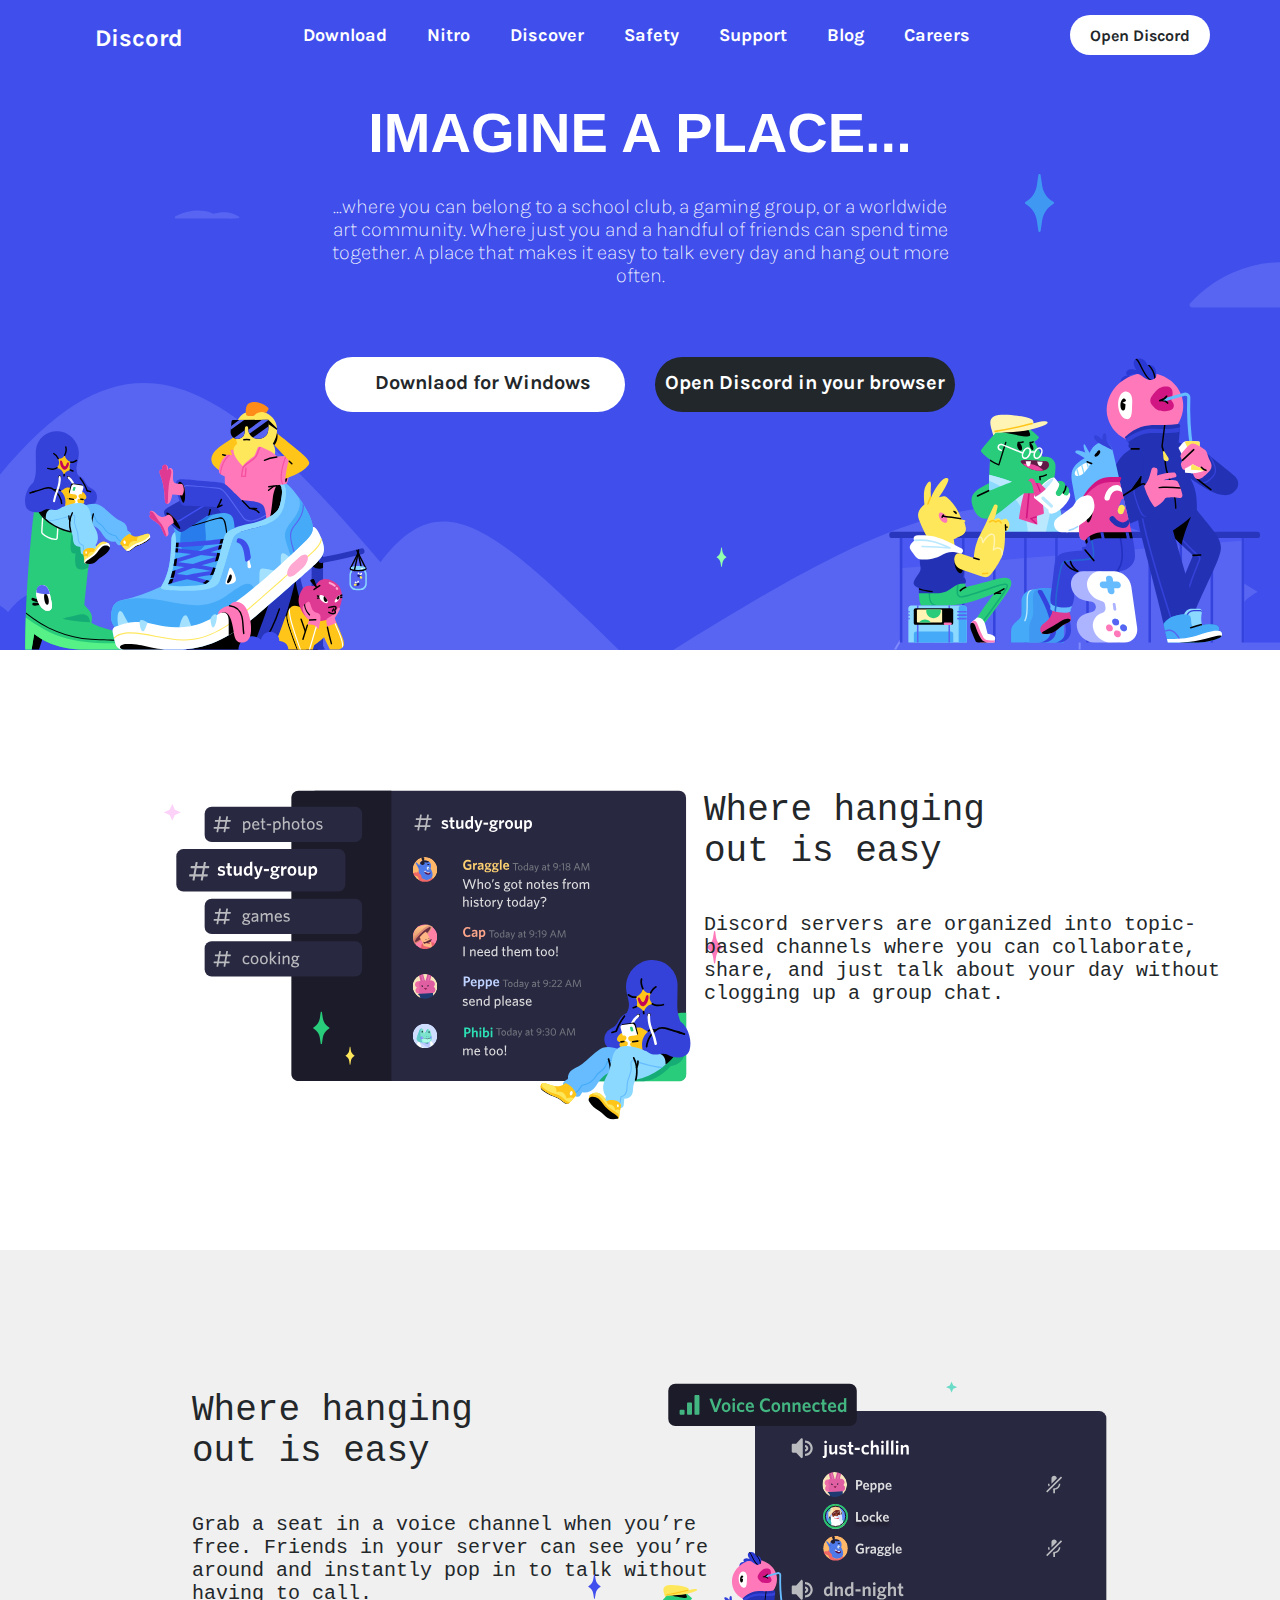
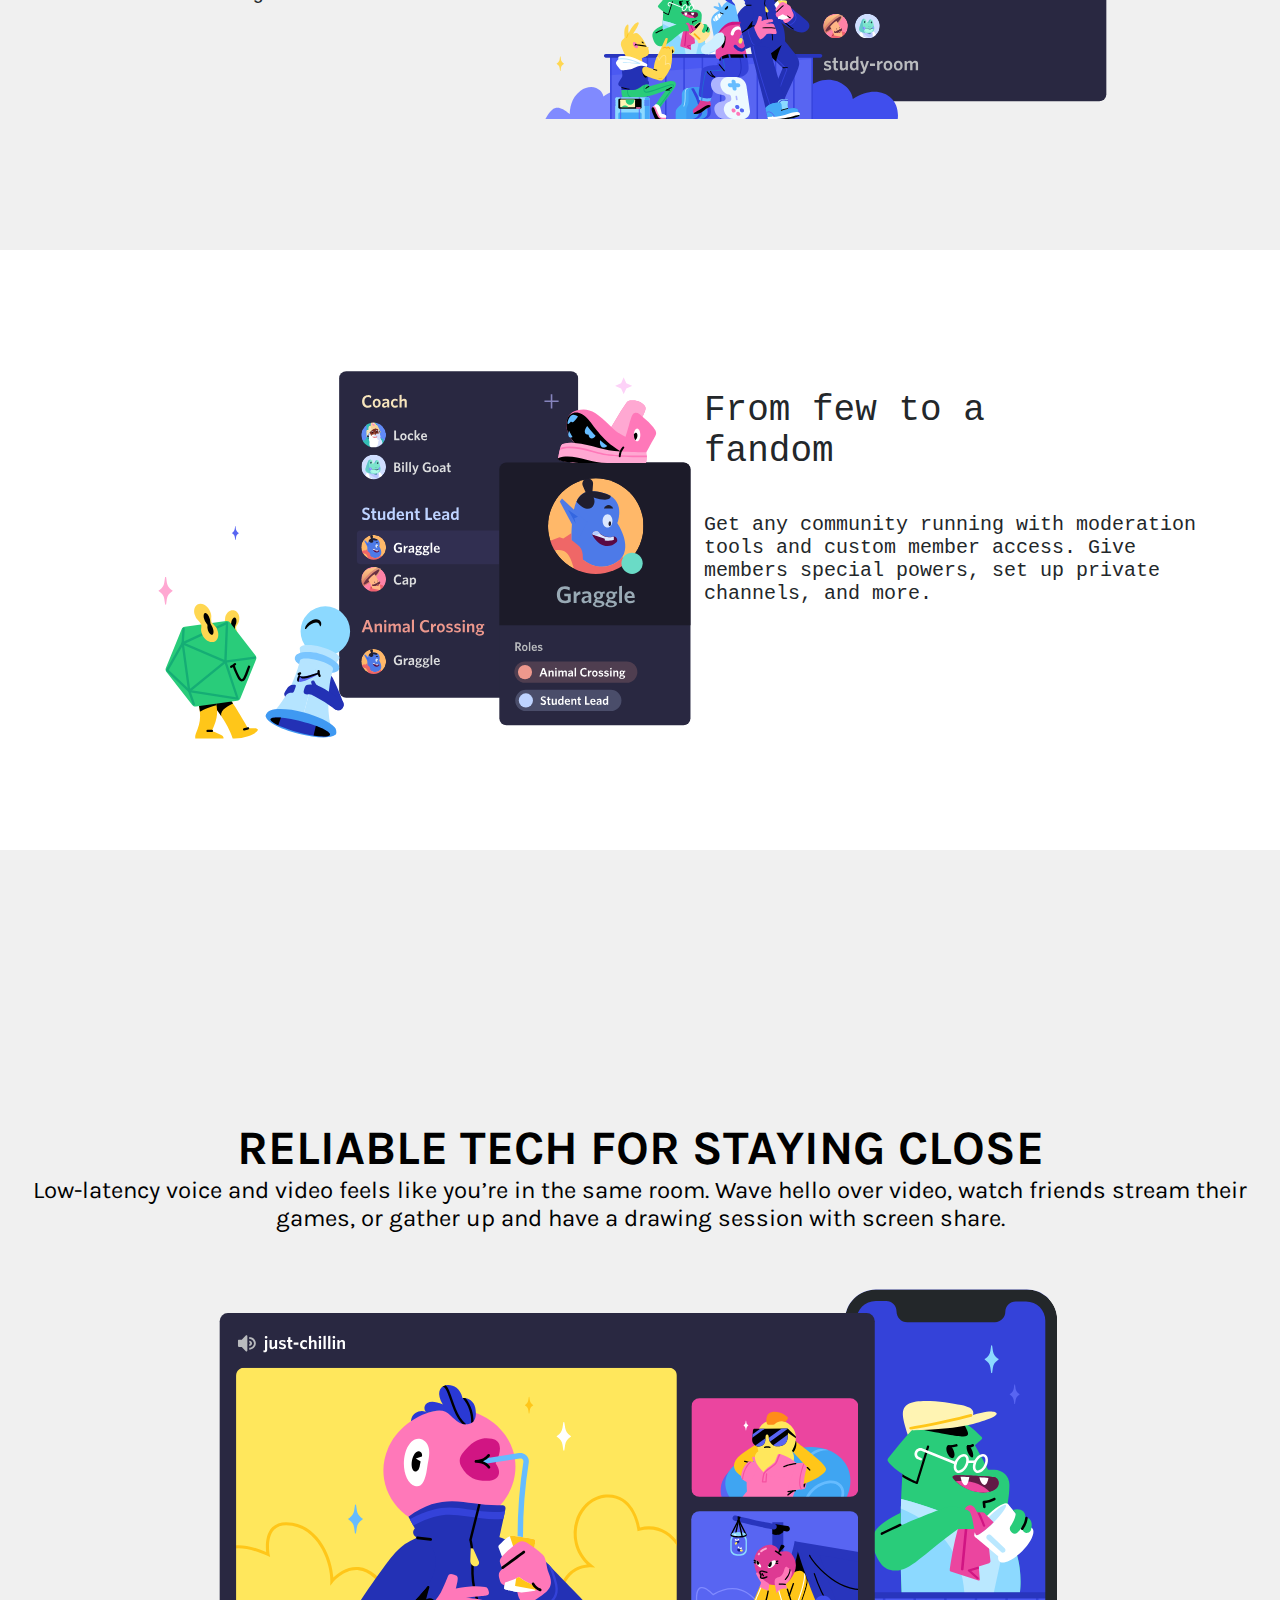
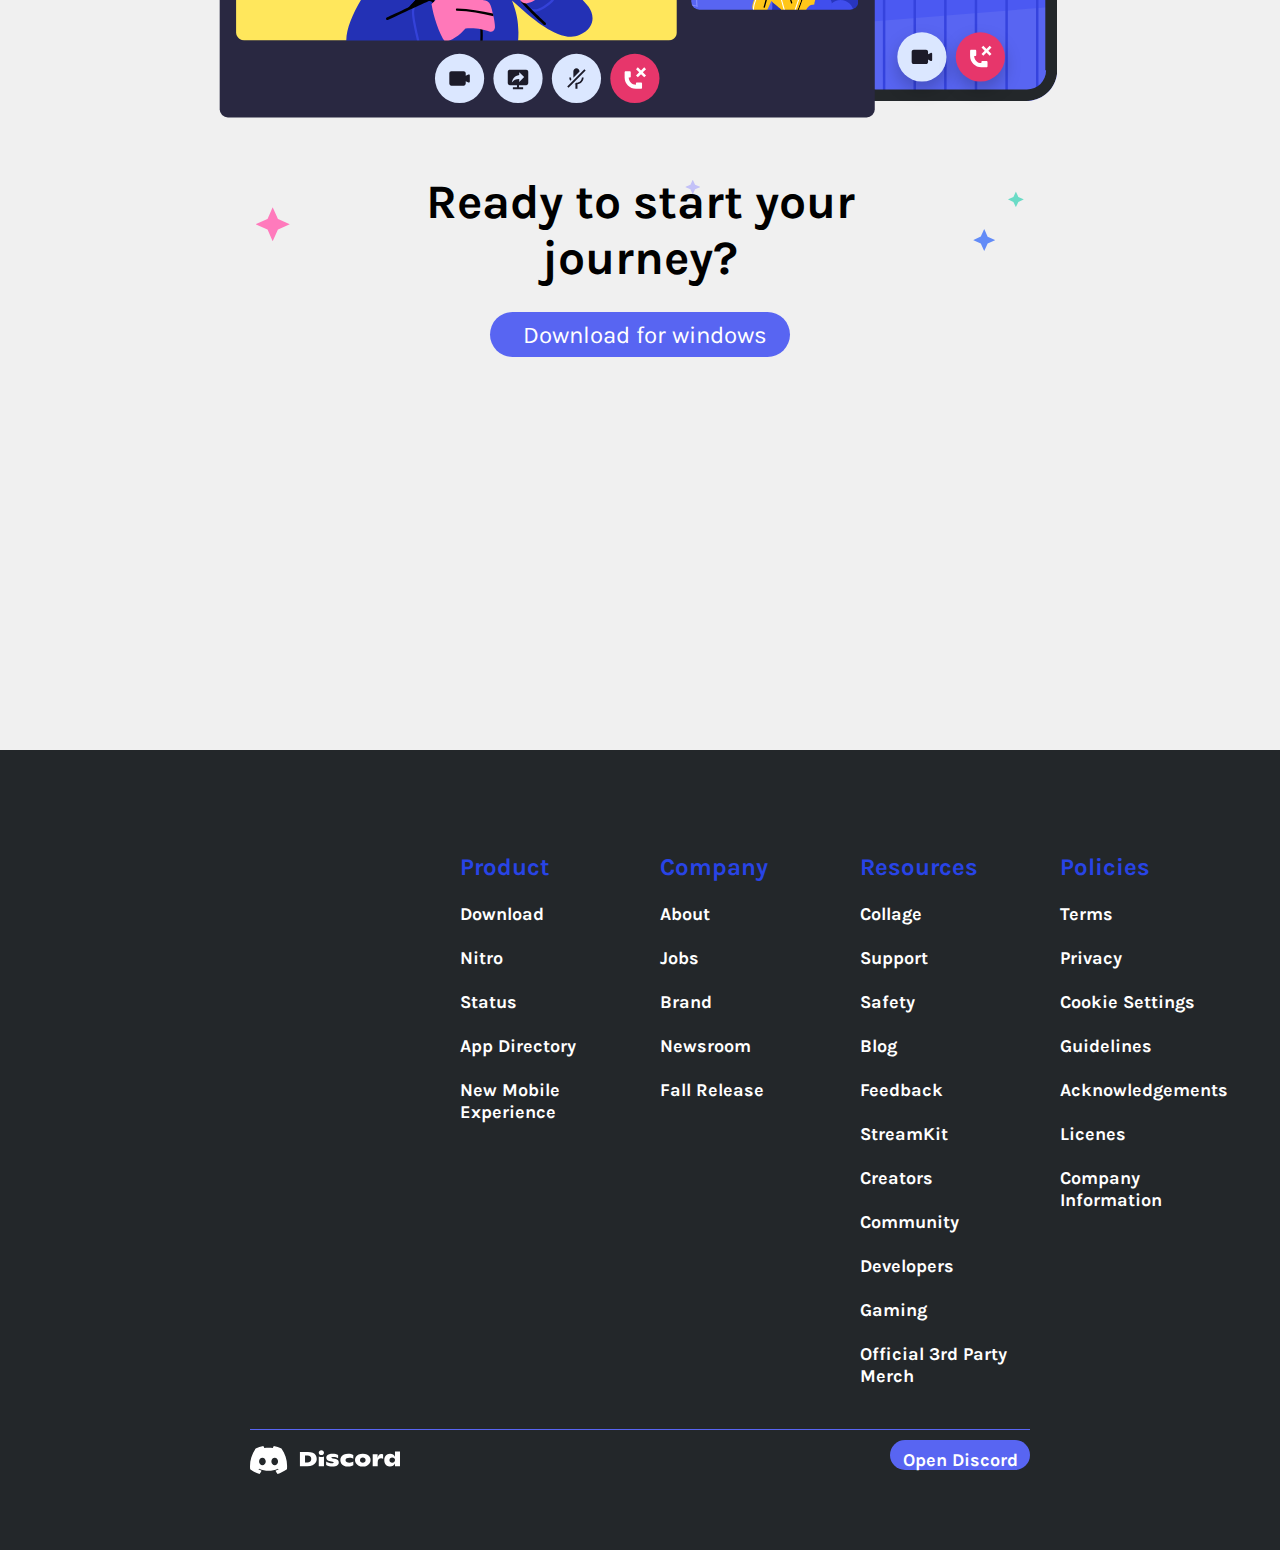
<file: index.html>
<!DOCTYPE html>
<html lang="en">
<head>
    <meta charset="UTF-8">
    <meta name="viewport" content="width=device-width, initial-scale=1.0">
    <link rel="stylesheet" href="style/css.css" type="text/css">
    <link rel="stylesheet" href="https://cdnjs.cloudflare.com/ajax/libs/font-awesome/6.5.1/css/all.min.css" integrity="sha512-DTOQO9RWCH3ppGqcWaEA1BIZOC6xxalwEsw9c2QQeAIftl+Vegovlnee1c9QX4TctnWMn13TZye+giMm8e2LwA==" crossorigin="anonymous" referrerpolicy="no-referrer" />
    <title>Document</title>
</head>
<body>
    <div class="head-site">
        <div class="nav-box">
            <nav>
                <ul class="sidebar">
                    <li class="list-head-box" >
                        <div class="sidebar-head-box">

                            <div class="sidebar-head-box-child">
                                    <i class="fa-brands fa-discord fa-2xl logo-discord"></i>
                                    <p class="logo-text">Discord</p>
                            </div>

                            <div class="sidebar-head-box-child">
                                <a href="#" class="sidebar-button">Login</a>
                            </div>

                            <div class="sidebar-head-box-child">
                                <a href="#" class="child-sidebar">
                                    <i onclick=hideSidebar() class="fa-solid fa-xmark"></i>
                                </a>
                            </div>

                        </div>
                        <center><div class="under-line"></div></center>
                    </li>
                    <li><a href="#" class="child-sidebar line">Download</a></li>
                    <li><a href="#" class="child-sidebar line">Nitro</a></li>
                    <li><a href="#" class="child-sidebar line">Discover</a></li>
                    <li><a href="#" class="child-sidebar line">Safety</a></li>
                    <li><a href="#" class="child-sidebar line">Support</a></li>
                    <li><a href="#" class="child-sidebar line">Blog</a></li>
                    <li><a href="#" class="child-sidebar line">Careers</a></li>

                    <div class="sidebar-download-box">
                        <a href="#" class="sidebar-downlaod-button">
                            <i class="fa-solid fa-arrow-down" style="color: #ffffff; padding-top: 4px; padding-right: 50px;"></i>Download
                        </a>
                    </div>
                </ul>
                <ul>
                    <li><a href="#" class="main-menu logo-text" style="padding-right: 100px;"><i class="fa-brands fa-discord fa-xl" style="color: #ffffff; padding-right: 5px;"></i>Discord</a></li>
                    <li class="hide-on-mobile"><a href="#" class="main-menu line">Download</a></li>
                    <li class="hide-on-mobile"><a href="#" class="main-menu line">Nitro</a></li>
                    <li class="hide-on-mobile"><a href="#" class="main-menu line">Discover</a></li>
                    <li class="hide-on-mobile"><a href="#" class="main-menu line">Safety</a></li>
                    <li class="hide-on-mobile"><a href="#" class="main-menu line">Support</a></li>
                    <li class="hide-on-mobile"><a href="#" class="main-menu line">Blog</a></li>
                    <li class="hide-on-mobile"><a href="#" class="main-menu line" style="padding-right: 100px;">Careers</a></li>
                    <li class="hide-on-mobile"><a href="#" class="main-menu open-discord-button">Open Discord</a></li>
                    <li class="menu-button" onclick=showSidebar()><a href="#" class="main-menu"><i class="fa-solid fa-burger"></i></a></li>
                </ul>
            </nav>
        </div>
        <div class="head-big-box">
            <div class="head-text-box">
                <h1 class="head-text">IMAGINE A PLACE...</h1>
                <p class="sub-head-text">
                    ...where you can belong to a school club, a gaming group, or a worldwide art community. 
                    Where just you and a handful of friends can spend time together. A place that makes it easy 
                    to talk every day and hang out more often.
                </p>
            </div>
            <div class="head-button-box">
                <a href="#" class="head-button but-white"><i class="fa-solid fa-arrow-down" style="padding-right: 15px;"></i>Downlaod for Windows</a>
                <a href="#" class="head-button but-black">Open Discord in your browser</a>
            </div>
            
        </div>
    </div>
    <div class="main-content-1">
        <div class="sub-1">
            <img src="img/main-1.svg" class="main-img" alt="Loading">
        </div>
        <div class="sub-2">
            <h1 class="main-head-text">
                <pre>
Where hanging 
out is easy
                </pre>
            </h1>
            <h6 class="main-sub-text">
                <pre>
Discord servers are organized into topic-
based channels where you can collaborate, 
share, and just talk about your day without 
clogging up a group chat.
                </pre>
            </h6>
        </div>
    </div>
    <div class="main-content-2">
        <div class="sub-2">
            <h1 class="main-head-text">
                <pre>
Where hanging 
out is easy
                </pre>
            </h1>
            <h6 class="main-sub-text">
                <pre>
Grab a seat in a voice channel when you’re 
free. Friends in your server can see you’re 
around and instantly pop in to talk without 
having to call.
                </pre>
            </h6>
        </div>
        <div class="sub-1">
            <img src="img/main-2.svg" class="main-img" alt="Loading">
        </div>
    </div>
    <div class="main-content-1">
        <div class="sub-1">
            <img src="img/main-3.svg" class="main-img" alt="Loading">
        </div>
        <div class="sub-2">
            <h1 class="main-head-text">
                <pre>
From few to a 
fandom
                </pre>
            </h1>
            <h6 class="main-sub-text">
                <pre>
Get any community running with moderation 
tools and custom member access. Give 
members special powers, set up private 
channels, and more.
                </pre>
            </h6>
        </div>
    </div>
    <div class="main-content-3">
        <div class="sub-content-3-1">
            <p class="main-content-text1">
                RELIABLE TECH FOR STAYING CLOSE
           </p>
            <p class="main-content-text2">
                Low-latency voice and video feels like you’re in the same room. Wave hello over video, watch friends stream their
                games, or gather up and have a drawing session with screen share.
            </p>
        </div>
            <center><img src="img/main-4.svg" class="main-4-img"></center>
        <div class="sub-content-3-2">
            <div class="sub-content-3-2-1">
                <p class="main-content-text1">
                    Ready to start your journey?
                </p>
            </div>
            <div class="sub-content-3-2-1">
                <a href="https://discord.com/channels/@me" class="ready-downlaod-button">
                    <i class="fa-solid fa-arrow-down" style="padding-right: 10px;"></i>
                    Download for windows
                </a>
            </div>
        </div>
    </div>
    <div class="main-content-4">
        <div class="sub-box-1">
            <div class="sub-4-1">
                <div class="language-bar">
                </div>
                <div class="icon-link">
                    <div class="sub-icon-link">
                        <a href="*" target="_parent" title="Click"><i class="fa-brands fa-x-twitter fa-2x" style="color: white;"></i></a>
                    </div>
                    <div class="sub-icon-link">
                        <a href="*" target="_parent" title="Click"><i class="fa-brands fa-instagram fa-2x" style="color: white;"></i></a>
                    </div>
                    <div class="sub-icon-link">
                        <a href="*" target="_parent" title="Click"><i class="fa-brands fa-facebook fa-2x" style="color: white;"></i></a>
                    </div>
                    <div class="sub-icon-link">
                        <a href="*" target="_parent" title="Click"><i class="fa-brands fa-youtube fa-2x" style="color: white;"></i></a>
                    </div>
                    <div class="sub-icon-link">
                        <a href="*" target="_parent" title="Click"><i class="fa-brands fa-tiktok fa-2x" style="color: white;"></i></a>
                    </div>
                </div>
            </div>
            <div class="sub-4-2">
                <p class="text-sub-4-head">Product</p>
                <a class="footer-link" href="*" target="_parent" title="Click"><p>Download</p></a>
                <a class="footer-link" href="*" target="_parent" title="Click"><p>Nitro</p></a>
                <a class="footer-link" href="*" target="_parent" title="Click"><p>Status</p></a>
                <a class="footer-link" href="*" target="_parent" title="Click"><p>App Directory</p></a>
                <a class="footer-link" href="*" target="_parent" title="Click"><p>New Mobile Experience</p></a>
            </div>
            <div class="sub-4-2">
                <p class="text-sub-4-head">Company</p>
                <a class="footer-link" href="*" target="_parent" title="Click"><p>About</p></a>
                <a class="footer-link" href="*" target="_parent" title="Click"><p>Jobs</p></a>
                <a class="footer-link" href="*" target="_parent" title="Click"><p>Brand</p></a>
                <a class="footer-link" href="*" target="_parent" title="Click"><p>Newsroom</p></a>
                <a class="footer-link" href="*" target="_parent" title="Click"><p>Fall Release</p></a>
            </div>
            <div class="sub-4-2">
                <p class="text-sub-4-head">Resources</p>
                <a class="footer-link" href="*" target="_parent" title="Click"><p>Collage</p></a>
                <a class="footer-link" href="*" target="_parent" title="Click"><p>Support</p></a>
                <a class="footer-link" href="*" target="_parent" title="Click"><p>Safety</p></a>
                <a class="footer-link" href="*" target="_parent" title="Click"><p>Blog</p></a>
                <a class="footer-link" href="*" target="_parent" title="Click"><p>Feedback</p></a>
                <a class="footer-link" href="*" target="_parent" title="Click"><p>StreamKit</p></a>
                <a class="footer-link" href="*" target="_parent" title="Click"><p>Creators</p></a>
                <a class="footer-link" href="*" target="_parent" title="Click"><p>Community</p></a>
                <a class="footer-link" href="*" target="_parent" title="Click"><p>Developers</p></a>
                <a class="footer-link" href="*" target="_parent" title="Click"><p>Gaming</p></a>
                <a class="footer-link" href="*" target="_parent" title="Click"><p>Official 3rd Party Merch</p></a>
            </div>
            <div class="sub-4-2">
                <p class="text-sub-4-head">Policies</p>
                <a class="footer-link" href="*" target="_parent" title="Click"><p>Terms</p></a>
                <a class="footer-link" href="*" target="_parent" title="Click"><p>Privacy</p></a>
                <a class="footer-link" href="*" target="_parent" title="Click"><p>Cookie Settings</p></a>
                <a class="footer-link" href="*" target="_parent" title="Click"><p>Guidelines</p></a>
                <a class="footer-link" href="*" target="_parent" title="Click"><p>Acknowledgements</p></a>
                <a class="footer-link" href="*" target="_parent" title="Click"><p>Licenes</p></a>
                <a class="footer-link" href="*" target="_parent" title="Click"><p>Company Information</p></a>
            </div>
        </div>
        
        <div class="footer-line-blue">
            <img src="img/Logo-discord.svg" style="width: 150px;">
            <a href="https://discord.com/channels/@me" class="footer-button">Open Discord</a>
        </div>
    </div>


    <script>
        function showSidebar(){
            const sidebar = document.querySelector('.sidebar')
            sidebar.style.display = 'flex'
        }
        function hideSidebar(){
            const sidebar = document.querySelector('.sidebar')
            sidebar.style.display = 'none'
        }
    </script>
</body>
</html>
</file>
<file: style/css.css>
@import url('https://fonts.googleapis.com/css2?family=Alfa+Slab+One&display=swap');
@import url('https://fonts.googleapis.com/css2?family=Alfa+Slab+One&family=Karla:ital,wght@1,300&display=swap');


* {
    margin: 0;
    padding: 0;
    box-sizing: border-box;
}
body {
    min-height: 100vh;
}

/* -------------------headsite---------------------- */

.head-site {
    background-color: rgb(64,79,236);
    background-image: url(../img/top_left.svg),url(../img/top_right.svg),url(../img/top_clound.svg);
    background-position: -15% 100%,112% 98%,50% 100%;
    background-repeat: no-repeat,no-repeat,no-repeat;
    background-size:38%,38%,auto;
    padding-top: 0;
    width: 100%;
    height: 650px;
    display: flex;
    flex-direction: column;
    align-items: center;
}
.nav-box {
    width: 100%;
    height: 100px;
}
.head-big-box {
    width: 100%;
    height: 500px;
    display: flex;
    flex-direction: column;
    align-items: center;
}
.head-text-box {
    width: 50%;
    display: flex;
    flex-direction: column;
    align-items: center;
    margin-bottom: 40px;
}
.head-button-box {
    padding-top: 30px;
    flex-wrap: wrap;
    width: 70%;
    height: 100px;
    display: flex;
    justify-content: center;
    gap: 30px;
}
.head-text {
    font-family: "Abcgintonord 800",sans-serif;
    font-size: 56px;
    font-weight: 900;
    text-align: center;
    color: white;
}
.sub-head-text {
    padding-top: 30px;
    font-family: 'Karla', sans-serif;
    font-size: 20px;;
    font-weight: 100;
    text-align: center;
    color: white;
}
.head-button {
    margin-top:0px;
    padding-top: 14px;
    width: 300px;
    height: 55px;
    border-radius: 40px;
    text-align: center;
    text-decoration: none;
    font-size: 20px;
    font-weight: bold;
    font-family: 'Karla', sans-serif;
    transition: all .2s;
}
.but-white {
    background-color: white;
    color: #23272a;
}
.but-white:hover {
    color: blue;
    box-shadow: 0px 5px 10px rgb(54, 54, 54);
    transition: all 0.3s;
}
.but-black {
    background-color: rgb(34,39,43);
    color: white;
}
.but-black:hover {
    box-shadow: 0px 5px 10px rgb(54, 54, 54);
    transition: all 0.3s;
}

/* -------------------navbar---------------------- */

nav {
    border-color: white;
    padding-top: 10px;
}
nav ul {
    width: 100%;
    list-style: none;
    display: flex;
    justify-content: center;
    align-items: center;
}
nav li {
    height: 50px;
}
.sidebar {
    position: fixed;
    top: 0;
    right: 0;
    height: 100vh;
    width: 340px;
    z-index: 999;
    border-radius: 10px 0px 0px 10px;
    background-color: rgb(255, 255, 255);
    box-shadow: -10px 0 10px rgba(0, 0, 0, 0.1);
    backdrop-filter: blur(10px);
    display: none;
    flex-direction: column;
    align-items: flex-start;
    justify-content: flex-start;
}
.list-head-box {
    width: 100%;
    height: 100px;
}
.sidebar-head-box {
    width: 100%;
    height: 100%;
    display: flex;
    align-items: center;
    justify-content: space-between;
}
.sidebar-head-box-child {
    height: 100%;
    width: auto;
    padding-top: 30px;
}
.sidebar-head-box-child:nth-child(1) {
    padding-left: 10px;
    padding-top: 25px;
    width: 200px;
    display: flex;
    flex-direction: row;
}
.sidebar-head-box-child:nth-child(2) {
    width: 70px;
    display: flex;
}
.sidebar-head-box-child:nth-child(3) {
    padding-bottom: 35px;
}
.sidebar-button {
    text-decoration: none;
    margin-top: 5px;
    color: #23272a;
    background-color: #ffffff;
    border-radius: 40px;
    text-align: center;
    height: 30px;
    font-size: 16px;
    font-weight: bold;
    transition: all .2s;
    font-family: 'Karla', sans-serif;
}
.sidebar-button:hover {
    box-shadow: 0px 5px 10px rgb(54, 54, 54);
    transition: all 0.3s;
    text-decoration-line: underline;
}
.x-button {
    padding-left: 60%;
}
.sidebar li {
    width: 100%;
}
.sidebar a {
    width: 100%;
}
.menu-button {
    display: none;
}
.main-menu {
    height: 100%;
    padding: 0 20px;
    text-decoration: none;
    display: flex;
    align-items: center;
    font-size: 18px;
    font-family: 'Karla', sans-serif;
    font-weight: bold;
    color: rgb(255, 255, 255);
}
.line:hover {
    text-decoration-line: underline;
}
.child-sidebar {
    height: 100%;
    padding: 0 20px;
    text-decoration: none;
    display: flex;
    align-items: center;
    font-family: 'Karla', sans-serif;
    font-weight: bold;
    color: rgb(0, 0, 0);
}
.open-discord-button {
    margin-top: 5px;
    color: #23272a;
    background-color: #ffffff;
    border-radius: 40px;
    text-align: center;
    width: 140px;
    height: 40px;
    font-size: 16px;
    font-weight: bold;
    transition: all .2s;
    text-align: center;
    font-family: 'Karla', sans-serif;
}
.open-discord-button:hover {
    color: blue;
    box-shadow: 0px 5px 10px rgb(54, 54, 54);
    transition: all 0.3s;
}
.under-line {
    width: 80%;
    border-top: #23272a solid 1px;
}
.sidebar-download-box {
    display: flex;
    align-self: center;
    align-items: center;
    margin-top: 400px;
    width: 90%;
    height: 80px;
}
.sidebar-downlaod-button {
    display: flex;
    justify-content: space-around;
    text-align: center;
    text-decoration: none;
    padding-top: 3px;
    padding-right: 100px;
    width: 90%;
    height: 30px;
    border-radius: 40px;
    background-color: rgb(89,100,242);
    font-family: 'Karla', sans-serif;
    font-size: 18px;
    font-weight: bold;
    color: white;
}
.logo-discord{
    padding-top: 18px;
    padding-right: 10px;
}
.logo-text {
    padding-top: 5px;
    font-size: 24px;
    font-weight: bold;
    font-family: 'Karla', sans-serif;
    font-weight: bold;
}


/* -------------------mainct---------------------- */

.main-content-1 {
    background-color: white;
    height: 600px;
    width: 100%;
    display: flex;
    justify-content: center;
    align-items: center;
    transition: all .2s;
}
.main-content-2 {
    background-color: rgb(240, 240, 240);
    height: 600px;
    width: 100%;
    display: flex;
    justify-content: center;
    align-items: center;
    transition: all .2s;
}
.main-content-3 {
    background-color: rgb(240, 240, 240);
    height: 1500px;
    width: 100%;
    display: flex;
    justify-content: center;
    flex-direction: column;
    padding-bottom: 100px;
    transition: all .2s;
}
.sub-1 {
    display: flex;
    justify-content: center;
    /* background-color: blue; */
    width: 40%;
    height: 500px;
}
.sub-2 {
    display: flex;
    justify-content: left;
    flex-direction: column;
    /* background-color: rgb(255, 0, 195); */
    height: 500px;
    width: 30%;
}
.sub-content-3-1{
    text-align: center;
}
.sub-content-3-2 {
    background-image: url(../img/star.svg);
    background-repeat: no-repeat;
    background-size: contain;
    width: 60%;
    height: 200px;
    display: flex;
    flex-direction: column;
    align-self: center;
    gap: 10px;
}
.sub-content-3-2-1 {
    width: 70%;
    height: 100px;
    align-self: center;
    align-items: center;
    display: flex;
    justify-content: center;
}
.ready-downlaod-button {
    background-color: #5865f2;
    padding-top: 9px;
    height: 45px;
    width: 300px;
    border-radius: 40px;
    font-family: 'Karla', sans-serif;
    font-size: 24px;
    text-align: center;
    text-decoration: none;
    font-weight: 400;
    color: white;
}
.ready-downlaod-button:hover {
    box-shadow: 0px 5px 10px rgb(54, 54, 54);
    transition: all 0.3s;
}


.main-content-text1 {
    font-family: 'Karla', sans-serif;
    font-size: 48px;
    font-weight: bold;
    text-decoration: none;
    text-align: center;
}
.main-content-text2 {
    font-family: 'Karla', sans-serif;
    font-size: 24px;
    text-align: center;
}
.main-head-text {
    font-size: 36px;
    font-weight: 400;
    color: #23272a;
    padding-top: 90px;
}
.main-sub-text {
    font-size: 20px;
    font-weight: 400;
    color: #23272a;
}
.main-4-img {
    width: 70%;
}
.main-img {
    width: 600px;
    
}

/* -------------------footer---------------------- */

.main-content-4 {
    background-color: rgb(35,39,42);
    height: 800px;
    width: 100%;
    display: flex;
    flex-direction: column;
    justify-content: center;
    align-items: center;
}
.sub-box-1 {
    height: 80%;
    width: 100%;
    /* background-color: #50224c; */
    display: flex;
    gap: 20px;
    justify-content: center;
    align-items: center;
}
.footer-line-blue {
    border-top: 1px solid rgb(88,101,242);
    width: 61%;
    padding-top: 10px;
    padding-bottom: 30px;
    display: flex;
    flex-direction: row;
    justify-content: space-between;
}
.language-bar {
    height: 30%;
}
.icon-link {
    width: 100%;
    height: 50%;
    gap: 10px;
    display: flex;
    flex-direction: row;
}
.sub-icon-link{
    padding-left: 20px;
    padding-top: 20px;
}
.sub-4-1 {
    width: 400px;
    height: 80%;
}
.sub-4-2 {
    width: 180px;
    height: 80%;
}
.text-sub-4-head {
    font-size: 24px;
    font-family: 'Karla', sans-serif;
    color: #2844E6;
    font-weight: bold;
}
.footer-link {
    padding-left: 20px;
    font-size: 18px;
    font-weight: bold;
    text-decoration: none;
    font-family: 'Karla', sans-serif;
    color: #ffffff;
}
.footer-link:hover {
    text-decoration-line: underline;
}
.footer-button{
    padding-top: 9px;
    background-color: #5865f2;
    width: 140px;
    height: 30px;
    border-radius: 40px;
    text-align: center;
    text-decoration: none;
    font-size:18px;
    font-weight: bold;
    font-family: 'Karla', sans-serif;
    color: #ffffff;
    transition: all .2s;
}
.footer-button:hover {
    background-color: #7289da;
}

/* -------------------Responsive---------------------- */

@media(max-width: 800px) {

    /* -------------------head---------------------- */

    .head-site {
        background-color: rgb(64,79,236);
        background-image: url(../img/top_left.svg) ,url(../img/top_clound.svg);
        background-position: 65% 100%,50% 100%;
        background-repeat: no-repeat,no-repeat,no-repeat;
        background-size:100%,38%;
        padding-top: 0;
        width: 100%;
        height: 650px;
        display: flex;
        flex-direction: column;
        align-items: center;
    }
    .head-big-box {
        align-items: start;
        padding-left: 20px;
    }
    .head-text-box {
        height: 250px;
        width: 90%;
        display: flex;
        flex-direction: column;
        align-items: start;
    }
    .head-button {
        padding-top: 11px;
        height: 45px;
    }
    .head-button-box{
        padding-top: 80px;
        justify-content: left;
    }
    .head-text {
        padding-top: 50px;
        text-align: left;
        font-size: 40px;
    }
    .sub-head-text {
        text-align: left;
        font-size: 18px;
        line-height: 28px;
        
    }
    
    /* -------------------navbar---------------------- */

    nav ul {
        justify-content: space-between;
    }
    .hide-on-mobile {
        display: none;
    }
    .menu-button {
        display: block;
    }

    /* -------------------mainct---------------------- */

    .main-content-1 {
        height: 800px;
        flex-direction: column;
        justify-content: center;
        align-items: center;
    }
    .main-content-2 {
        height: 800px;
        flex-direction: column-reverse;
        justify-content: center;
        align-items: center;
    }
    .main-content-3 {
        padding-top: 100px;
        height: 700px;
    }
    .sub-1 {
        justify-content: center;
        width: 100%;
        height: 100%;
    }
    .sub-2 {
        padding-left: 30px;
        width: 90%;
        height: 100%;
    }
    .sub-content-3-1{
        text-align: center;
        width: 100%;
    }
    .sub-content-3-2 {
        width: 100%;
        text-align: center;
    }
    .sub-content-3-2-1 {
        width: 100%;
    }
    .main-sub-text {
        text-align: left;
        font-size: 1.5vh;
    }
    .main-img {
        width: 100%;
    }
    .main-content-text1 {
        font-size: 32px;
    }
    .main-content-text2 {
        padding-top: 10px;
        font-size: 18px;
    }
    .main-4-img {
        width: 95%;
        padding-top: 10px;
    }

    /* -------------------footer---------------------- */

    .main-content-4 {
        height: 150vh;
    }
    .sub-box-1 {
        justify-content: center;
        gap: 20px;
        flex-direction: row;
        flex-wrap: wrap;
    }
    .sub-4-1 {
        width: 400px;
        height: 10%;
    }
    .sub-4-2:nth-child(2),
    .sub-4-2:nth-child(3) {
        height: 25%;
    }
    .sub-4-2:nth-child(4),
    .sub-4-2:nth-child(5) {
        height: 55%;
    }

    
}
</file>
